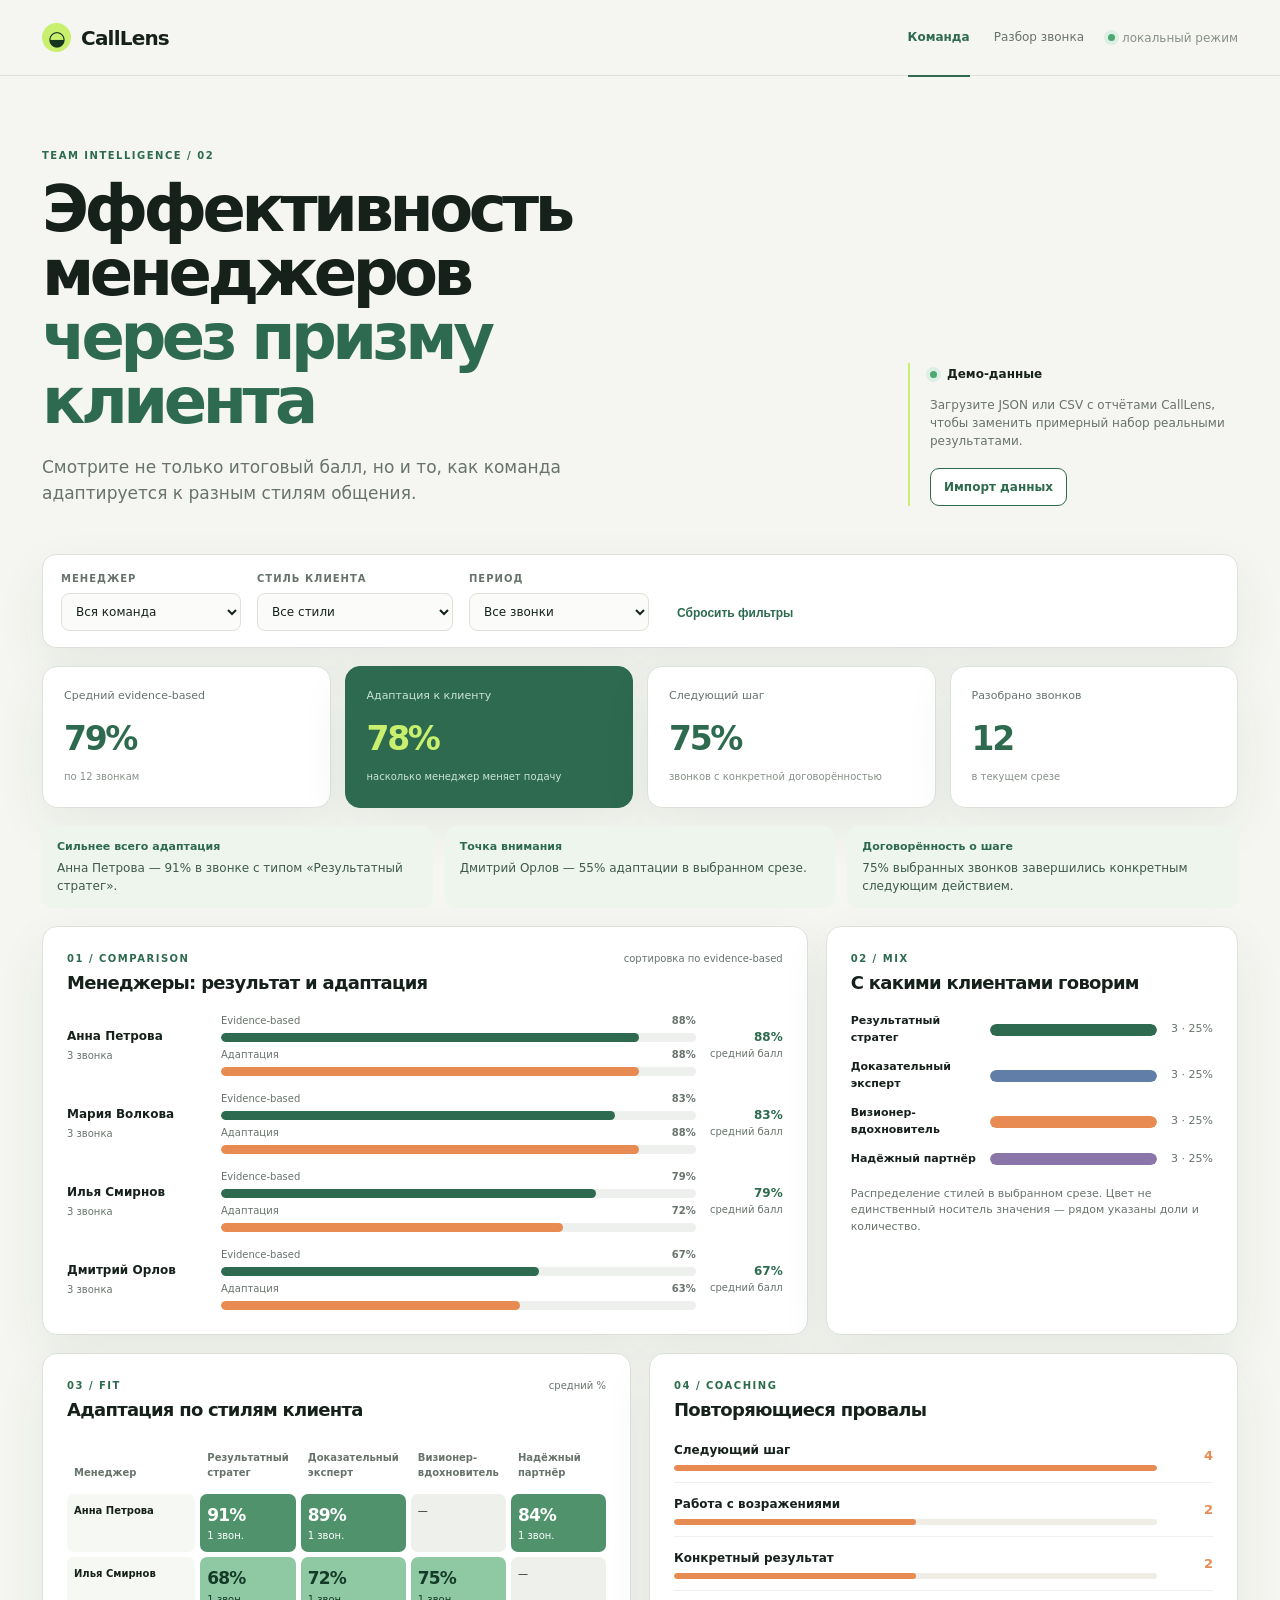
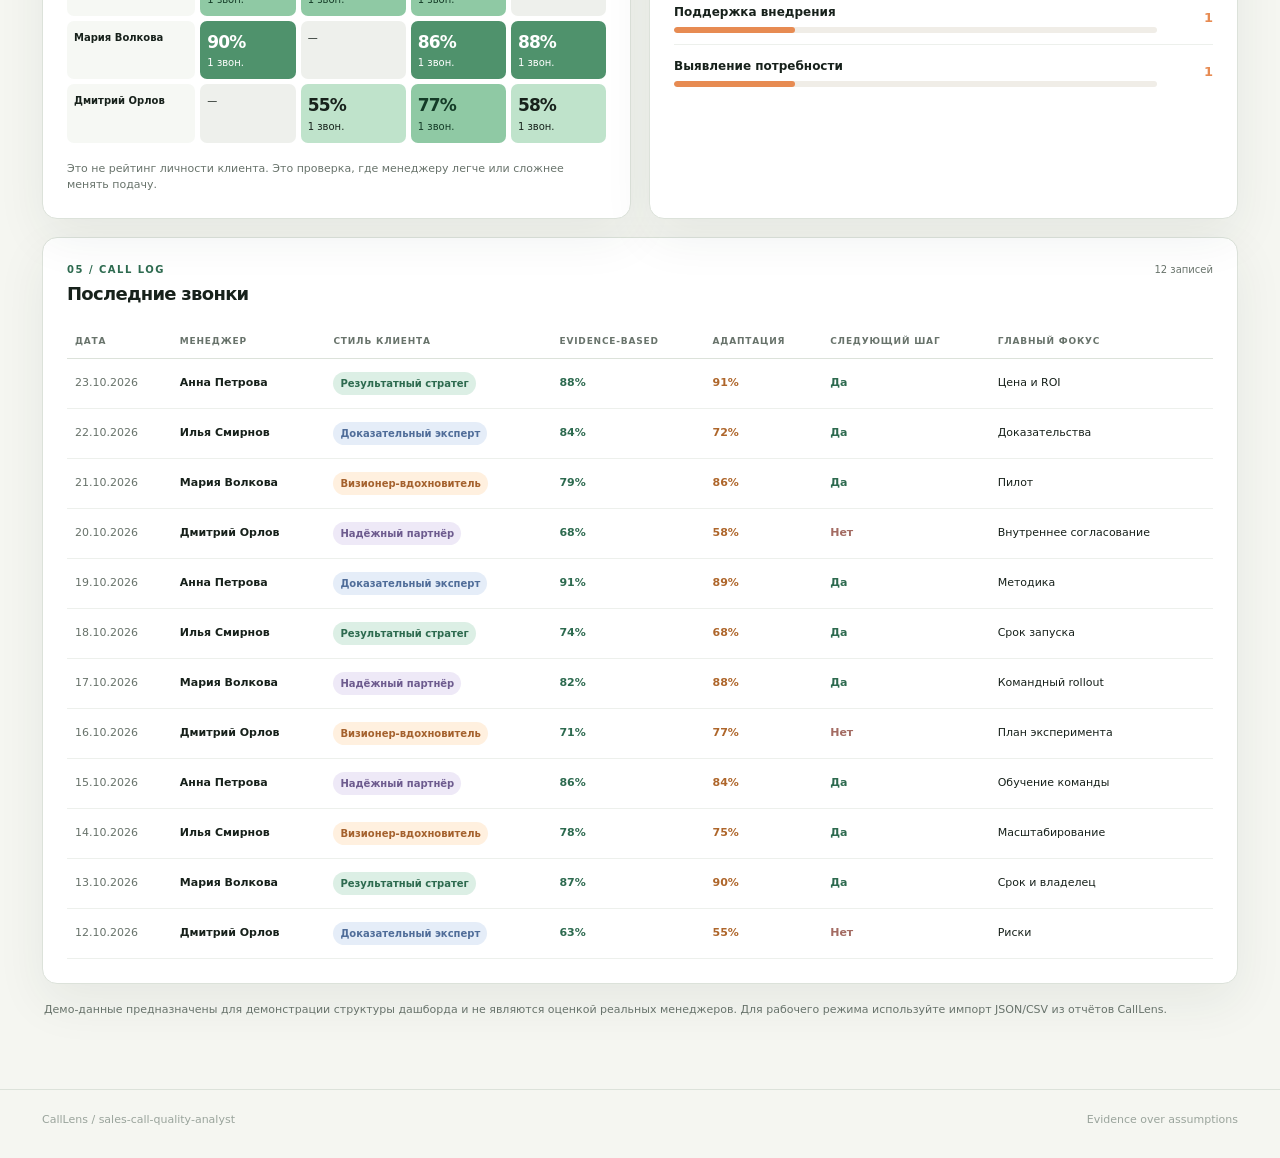
<file: dashboard.html>
<!doctype html>
<html lang="ru">
<head>
  <meta charset="utf-8" />
  <meta name="viewport" content="width=device-width, initial-scale=1" />
  <title>CallLens / Эффективность менеджеров</title>
  <link rel="stylesheet" href="dashboard.css" />
</head>
<body>
  <div class="dash-shell">
    <header class="dash-topbar">
      <a class="brand" href="/"><span class="brand-mark">◒</span><span>CallLens</span></a>
      <div class="dash-nav"><a class="active" href="/dashboard.html">Команда</a><a href="/">Разбор звонка</a><span class="dash-status"><i></i> локальный режим</span></div>
    </header>
    <main class="dash-main">
      <section class="dash-hero">
        <div><p class="eyebrow">TEAM INTELLIGENCE / 02</p><h1>Эффективность менеджеров<br><em>через призму клиента</em></h1><p class="lede">Смотрите не только итоговый балл, но и то, как команда адаптируется к разным стилям общения.</p></div>
        <div class="hero-aside"><span class="live-dot"></span><strong id="sourceLabel">Демо-данные</strong><p>Загрузите JSON или CSV с отчётами CallLens, чтобы заменить примерный набор реальными результатами.</p><label class="import-button" for="dataImport">Импорт данных<input id="dataImport" type="file" accept=".json,.csv" hidden></label></div>
      </section>

      <section class="toolbar" aria-label="Фильтры дашборда">
        <div class="filter-block"><label for="managerFilter">Менеджер</label><select id="managerFilter"><option value="all">Вся команда</option></select></div>
        <div class="filter-block"><label for="styleFilter">Стиль клиента</label><select id="styleFilter"><option value="all">Все стили</option><option>Результатный стратег</option><option>Доказательный эксперт</option><option>Визионер-вдохновитель</option><option>Надёжный партнёр</option></select></div>
        <div class="filter-block"><label for="periodFilter">Период</label><select id="periodFilter"><option value="all">Все звонки</option><option value="recent">Последние 6</option></select></div>
        <button class="reset-button" id="resetFilters">Сбросить фильтры</button>
      </section>

      <section class="kpi-grid" aria-label="Ключевые показатели">
        <article class="kpi-card"><span class="kpi-label">Средний evidence-based</span><strong id="kpiEvidence">—</strong><span class="kpi-foot" id="kpiEvidenceFoot">по выбранным звонкам</span></article>
        <article class="kpi-card accent"><span class="kpi-label">Адаптация к клиенту</span><strong id="kpiAdaptation">—</strong><span class="kpi-foot">насколько менеджер меняет подачу</span></article>
        <article class="kpi-card"><span class="kpi-label">Следующий шаг</span><strong id="kpiNext">—</strong><span class="kpi-foot">звонков с конкретной договорённостью</span></article>
        <article class="kpi-card"><span class="kpi-label">Разобрано звонков</span><strong id="kpiCalls">—</strong><span class="kpi-foot">в текущем срезе</span></article>
      </section>

      <section class="insight-strip" id="insightStrip"></section>

      <section class="dash-grid top-grid">
        <article class="panel performance-panel"><div class="panel-head"><div><p class="panel-kicker">01 / COMPARISON</p><h2>Менеджеры: результат и адаптация</h2></div><span class="legend-note">сортировка по evidence-based</span></div><div id="managerBars" class="manager-bars"></div></article>
        <article class="panel style-panel"><div class="panel-head"><div><p class="panel-kicker">02 / MIX</p><h2>С какими клиентами говорим</h2></div></div><div id="styleMix" class="style-mix"></div><p class="chart-caption">Распределение стилей в выбранном срезе. Цвет не единственный носитель значения — рядом указаны доли и количество.</p></article>
      </section>

      <section class="dash-grid middle-grid">
        <article class="panel matrix-panel"><div class="panel-head"><div><p class="panel-kicker">03 / FIT</p><h2>Адаптация по стилям клиента</h2></div><span class="legend-note">средний %</span></div><div id="styleMatrix" class="style-matrix"></div><p class="chart-caption">Это не рейтинг личности клиента. Это проверка, где менеджеру легче или сложнее менять подачу.</p></article>
        <article class="panel gaps-panel"><div class="panel-head"><div><p class="panel-kicker">04 / COACHING</p><h2>Повторяющиеся провалы</h2></div></div><div id="gapList" class="gap-list"></div></article>
      </section>

      <section class="panel calls-panel"><div class="panel-head"><div><p class="panel-kicker">05 / CALL LOG</p><h2>Последние звонки</h2></div><span id="callCount" class="legend-note"></span></div><div class="table-wrap"><table><thead><tr><th>Дата</th><th>Менеджер</th><th>Стиль клиента</th><th>Evidence-based</th><th>Адаптация</th><th>Следующий шаг</th><th>Главный фокус</th></tr></thead><tbody id="callsTable"></tbody></table></div></section>
      <p class="data-note">Демо-данные предназначены для демонстрации структуры дашборда и не являются оценкой реальных менеджеров. Для рабочего режима используйте импорт JSON/CSV из отчётов CallLens.</p>
    </main>
    <footer class="dash-footer"><span>CallLens / sales-call-quality-analyst</span><span>Evidence over assumptions</span></footer>
  </div>
  <script src="dashboard.js"></script>
</body>
</html>
</file>
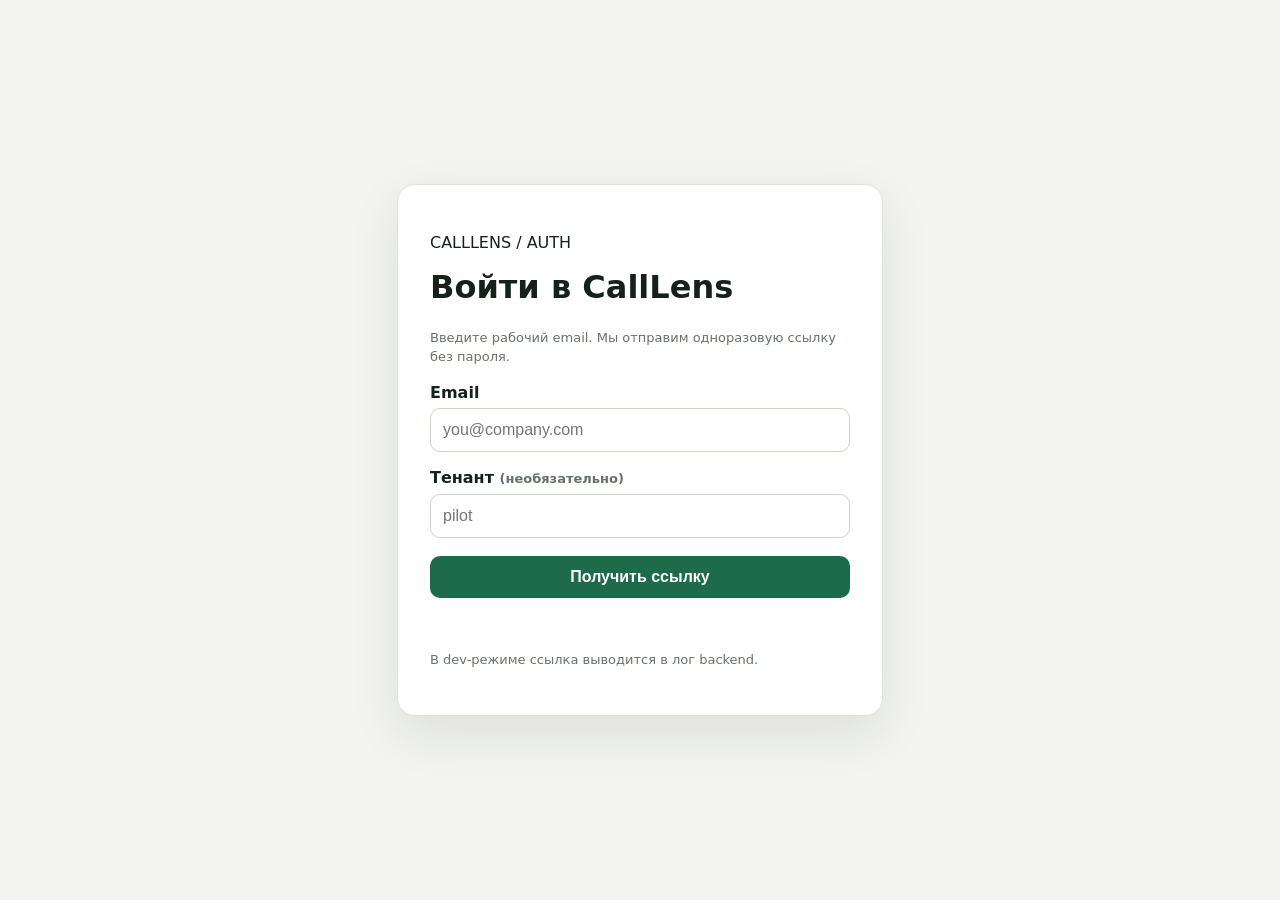
<file: login.html>
<!doctype html>
<html lang="ru">
<head><meta charset="utf-8"><meta name="viewport" content="width=device-width,initial-scale=1"><title>Вход — CallLens</title><style>body{font-family:Inter,system-ui,sans-serif;background:#f3f4ef;color:#17211b;display:grid;place-items:center;min-height:100vh;margin:0}.card{background:white;padding:32px;max-width:420px;width:calc(100% - 40px);box-shadow:0 18px 50px #17211b18;border:1px solid #dde4da;border-radius:18px}h1{margin-top:0}label{display:block;font-weight:700;margin:16px 0 6px}input,button{width:100%;box-sizing:border-box;padding:12px;border:1px solid #cbd5c9;border-radius:10px;font-size:16px}button{margin-top:18px;background:#1d6b4b;color:#fff;border:0;font-weight:700;cursor:pointer}.hint{color:#667268;font-size:13px;line-height:1.5}.status{margin-top:16px;min-height:20px;color:#1d6b4b}</style></head>
<body><main class="card"><p>CALLLENS / AUTH</p><h1>Войти в CallLens</h1><p class="hint">Введите рабочий email. Мы отправим одноразовую ссылку без пароля.</p><form id="login"><label for="email">Email</label><input id="email" type="email" required autocomplete="email" placeholder="you@company.com"><label for="tenant">Тенант <span class="hint">(необязательно)</span></label><input id="tenant" type="text" autocomplete="organization" placeholder="pilot"><button>Получить ссылку</button></form><p id="status" class="status" role="status"></p><p class="hint">В dev-режиме ссылка выводится в лог backend.</p></main><script>document.querySelector('#login').addEventListener('submit',async e=>{e.preventDefault();const status=document.querySelector('#status');status.textContent='Отправляем…';const res=await fetch('/api/auth/request-link',{method:'POST',headers:{'Content-Type':'application/json'},body:JSON.stringify({email:document.querySelector('#email').value,tenant_slug:document.querySelector('#tenant').value||null})});status.textContent=res.ok?'Если такой email есть в системе, ссылка отправлена.':'Не удалось обработать запрос.';});</script></body></html>
</file>
<file: dashboard.css>
:root{--ink:#17211b;--muted:#68736b;--paper:#f5f6f1;--card:#fff;--line:#dce2da;--green:#2d6a4f;--mint:#dcefe5;--lime:#c8ef6d;--orange:#e78b52;--blue:#617ea8;--violet:#8a76a9;--shadow:0 18px 50px rgba(35,55,41,.07);font-family:Inter,ui-sans-serif,system-ui,-apple-system,BlinkMacSystemFont,"Segoe UI",sans-serif}*{box-sizing:border-box}body{margin:0;background:var(--paper);color:var(--ink);font-size:14px;line-height:1.5}.dash-shell{min-height:100vh}.dash-topbar{height:76px;display:flex;justify-content:space-between;align-items:center;padding:0 42px;border-bottom:1px solid var(--line);background:rgba(245,246,241,.9);backdrop-filter:blur(16px);position:sticky;top:0;z-index:5}.brand{display:flex;align-items:center;gap:10px;color:var(--ink);text-decoration:none;font-size:20px;font-weight:800;letter-spacing:-.04em}.brand-mark{display:grid;place-items:center;width:29px;height:29px;border-radius:50%;background:var(--lime);color:#15351f}.dash-nav{display:flex;align-items:center;gap:24px;color:var(--muted);font-size:12px}.dash-nav a{color:inherit;text-decoration:none;padding:29px 0;border-bottom:2px solid transparent}.dash-nav a.active{color:var(--green);border-color:var(--green);font-weight:800}.dash-status{display:flex;align-items:center;gap:7px;color:#879188}.dash-status i,.live-dot{width:7px;height:7px;border-radius:50%;background:#4aa870;box-shadow:0 0 0 4px var(--mint);display:inline-block}.dash-main{max-width:1320px;margin:auto;padding:72px 42px 70px}.dash-hero{display:grid;grid-template-columns:1.55fr .8fr;gap:80px;align-items:end;margin-bottom:48px}.eyebrow,.panel-kicker{font-size:10px;letter-spacing:.15em;color:var(--green);font-weight:800;margin:0 0 14px}.dash-hero h1{font-size:clamp(42px,5vw,72px);line-height:1;letter-spacing:-.07em;margin:0 0 22px}.dash-hero h1 em{font-style:normal;color:var(--green)}.lede{max-width:570px;color:var(--muted);font-size:17px;margin:0}.hero-aside{border-left:2px solid var(--lime);padding-left:20px;max-width:330px;margin-left:auto}.hero-aside strong{font-size:12px;display:inline-block;margin-left:10px}.hero-aside p{font-size:12px;color:var(--muted);margin:12px 0 18px}.import-button{display:inline-flex;align-items:center;border:1px solid var(--green);color:var(--green);border-radius:9px;min-height:38px;padding:0 13px;font-weight:800;font-size:12px;cursor:pointer;background:#fff}.import-button:hover{background:var(--mint)}.toolbar{display:flex;gap:16px;align-items:end;padding:16px 18px;background:#fff;border:1px solid var(--line);border-radius:14px;margin-bottom:18px;box-shadow:var(--shadow)}.filter-block{min-width:180px}.filter-block label{display:block;color:var(--muted);font-size:10px;text-transform:uppercase;letter-spacing:.1em;margin-bottom:7px;font-weight:800}.filter-block select{width:100%;height:38px;border:1px solid var(--line);border-radius:8px;background:#fbfcfa;color:var(--ink);padding:0 10px;font:inherit;font-size:12px}.reset-button{border:0;background:none;color:var(--green);font-size:12px;font-weight:800;padding:0 0 11px 12px;cursor:pointer}.kpi-grid{display:grid;grid-template-columns:repeat(4,1fr);gap:14px;margin-bottom:18px}.kpi-card{border:1px solid var(--line);border-radius:15px;padding:21px;background:#fff;box-shadow:var(--shadow)}.kpi-card.accent{background:var(--green);color:#fff;border-color:var(--green)}.kpi-label{display:block;color:var(--muted);font-size:11px}.accent .kpi-label,.accent .kpi-foot{color:#c9e5d3}.kpi-card strong{display:block;font-size:33px;letter-spacing:-.07em;color:var(--green);margin:9px 0 2px}.accent strong{color:var(--lime)}.kpi-foot{font-size:10px;color:#879188}.insight-strip{display:grid;grid-template-columns:repeat(3,1fr);gap:12px;margin-bottom:18px}.insight{background:#eef5ed;border-radius:11px;padding:13px 15px;font-size:12px;color:#3e5947}.insight strong{display:block;color:var(--green);margin-bottom:3px;font-size:11px}.dash-grid{display:grid;gap:18px;margin-bottom:18px}.top-grid{grid-template-columns:1.3fr .7fr}.middle-grid{grid-template-columns:1fr 1fr}.panel{background:#fff;border:1px solid var(--line);border-radius:15px;padding:24px;box-shadow:var(--shadow)}.panel-head{display:flex;justify-content:space-between;align-items:flex-start;gap:15px;margin-bottom:20px}.panel-kicker{margin-bottom:7px}.panel h2{font-size:18px;letter-spacing:-.04em;line-height:1.15;margin:0}.legend-note{font-size:10px;color:var(--muted);white-space:nowrap}.manager-bars{display:grid;gap:15px}.manager-row{display:grid;grid-template-columns:142px 1fr 75px;gap:12px;align-items:center}.manager-name{font-weight:800;font-size:12px}.manager-sub{display:block;color:var(--muted);font-weight:400;font-size:10px;margin-top:3px}.bar-stack{display:grid;gap:5px}.metric-bar{height:9px;border-radius:8px;background:#edf0ec;overflow:hidden}.metric-bar span{display:block;height:100%;border-radius:8px}.metric-bar.evidence span{background:var(--green)}.metric-bar.adaptation span{background:var(--orange)}.metric-label{font-size:10px;color:var(--muted);display:flex;justify-content:space-between}.manager-values{text-align:right;font-weight:800;color:var(--green);font-size:12px}.manager-values small{display:block;color:var(--muted);font-weight:400;font-size:10px}.style-mix{display:grid;gap:13px;margin-top:4px}.mix-row{display:grid;grid-template-columns:130px 1fr 47px;gap:9px;align-items:center}.mix-label{font-size:11px;font-weight:700}.mix-track{height:12px;border-radius:8px;background:#edf0ec;overflow:hidden}.mix-track span{display:block;height:100%;border-radius:8px}.mix-0{background:var(--green)}.mix-1{background:var(--blue)}.mix-2{background:var(--orange)}.mix-3{background:var(--violet)}.mix-value{text-align:right;font-size:11px;color:var(--muted)}.chart-caption{color:var(--muted);font-size:11px;margin:18px 0 0}.style-matrix{display:grid;grid-template-columns:1.35fr repeat(4,1fr);gap:5px;font-size:10px}.matrix-cell{min-height:54px;border-radius:7px;padding:9px 7px;background:#eef0ec;display:flex;flex-direction:column;justify-content:space-between}.matrix-cell.head{background:transparent;color:var(--muted);font-weight:800;min-height:40px;justify-content:flex-end}.matrix-cell.row-head{font-weight:800;background:#f6f8f4}.matrix-cell strong{font-size:17px;letter-spacing:-.05em}.heat-1{background:#eef5ed}.heat-2{background:#dcefe5}.heat-3{background:#bfe3cb}.heat-4{background:#8fc9a4;color:#143b27}.heat-5{background:#4f926c;color:#fff}.gap-list{display:grid;gap:12px}.gap-row{display:grid;grid-template-columns:1fr 44px;gap:12px;align-items:center;border-bottom:1px solid #edf0ec;padding-bottom:11px}.gap-row:last-child{border-bottom:0}.gap-title{font-size:12px;font-weight:800}.gap-track{height:6px;border-radius:8px;background:#f0ede7;margin-top:6px;overflow:hidden}.gap-track span{height:100%;display:block;background:var(--orange);border-radius:8px}.gap-count{text-align:right;font-weight:800;color:var(--orange);font-size:13px}.table-wrap{overflow:auto}.calls-panel table{width:100%;border-collapse:collapse;font-size:11px}.calls-panel th{text-align:left;color:var(--muted);font-size:9px;text-transform:uppercase;letter-spacing:.09em;border-bottom:1px solid var(--line);padding:10px 8px;white-space:nowrap}.calls-panel td{padding:13px 8px;border-bottom:1px solid #edf0ec;white-space:nowrap}.calls-panel td:first-child{color:var(--muted)}.style-chip{font-size:10px;font-weight:800;padding:4px 7px;border-radius:99px;display:inline-block}.chip-0{background:var(--mint);color:var(--green)}.chip-1{background:#e5edf8;color:#506d99}.chip-2{background:#fff0df;color:#a4612d}.chip-3{background:#eee9f7;color:#6d5b8e}.table-score{font-weight:800;color:var(--green)}.adapt-score{font-weight:800;color:#ae662b}.next-yes{color:var(--green);font-weight:800}.next-no{color:#a36b62;font-weight:800}.data-note{font-size:11px;color:var(--muted);margin:18px 2px 0}.dash-footer{max-width:1320px;margin:auto;padding:22px 42px 30px;border-top:1px solid var(--line);display:flex;justify-content:space-between;color:#9aa49c;font-size:11px}@media(max-width:980px){.dash-hero,.top-grid,.middle-grid{grid-template-columns:1fr}.dash-hero{gap:30px}.hero-aside{margin-left:0}.kpi-grid{grid-template-columns:repeat(2,1fr)}.toolbar{flex-wrap:wrap}.filter-block{flex:1;min-width:160px}.reset-button{padding-left:0}.insight-strip{grid-template-columns:1fr}.dash-nav a{display:none}}@media(max-width:600px){.dash-topbar{padding:0 18px}.dash-nav{gap:8px}.dash-status{display:none}.dash-main{padding:45px 18px 55px}.dash-hero h1{font-size:46px}.kpi-grid{grid-template-columns:1fr 1fr;gap:8px}.kpi-card{padding:15px}.kpi-card strong{font-size:26px}.panel{padding:17px}.manager-row{grid-template-columns:108px 1fr 55px}.mix-row{grid-template-columns:108px 1fr 40px}.style-matrix{font-size:8px}.matrix-cell{padding:7px 4px}.matrix-cell strong{font-size:14px}.dash-footer{padding-left:18px;padding-right:18px;gap:12px;flex-direction:column}}
</file>
